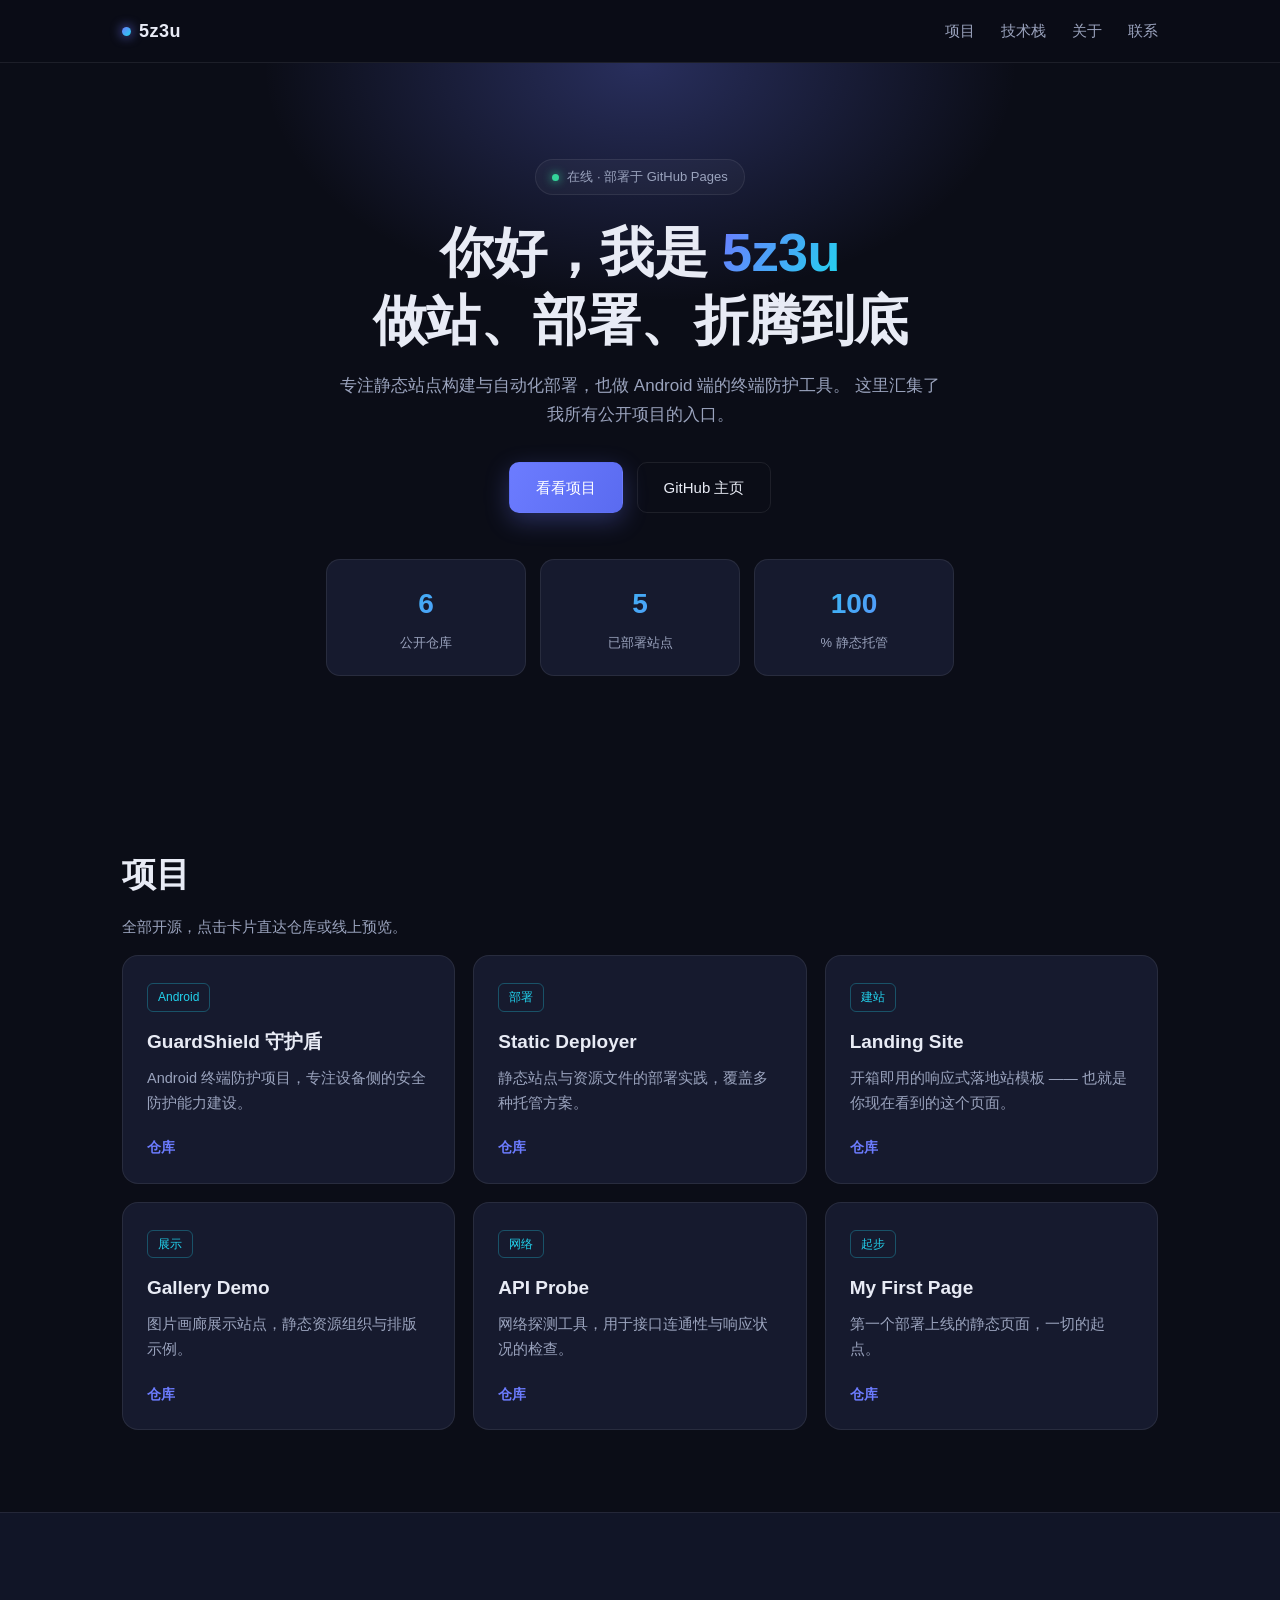
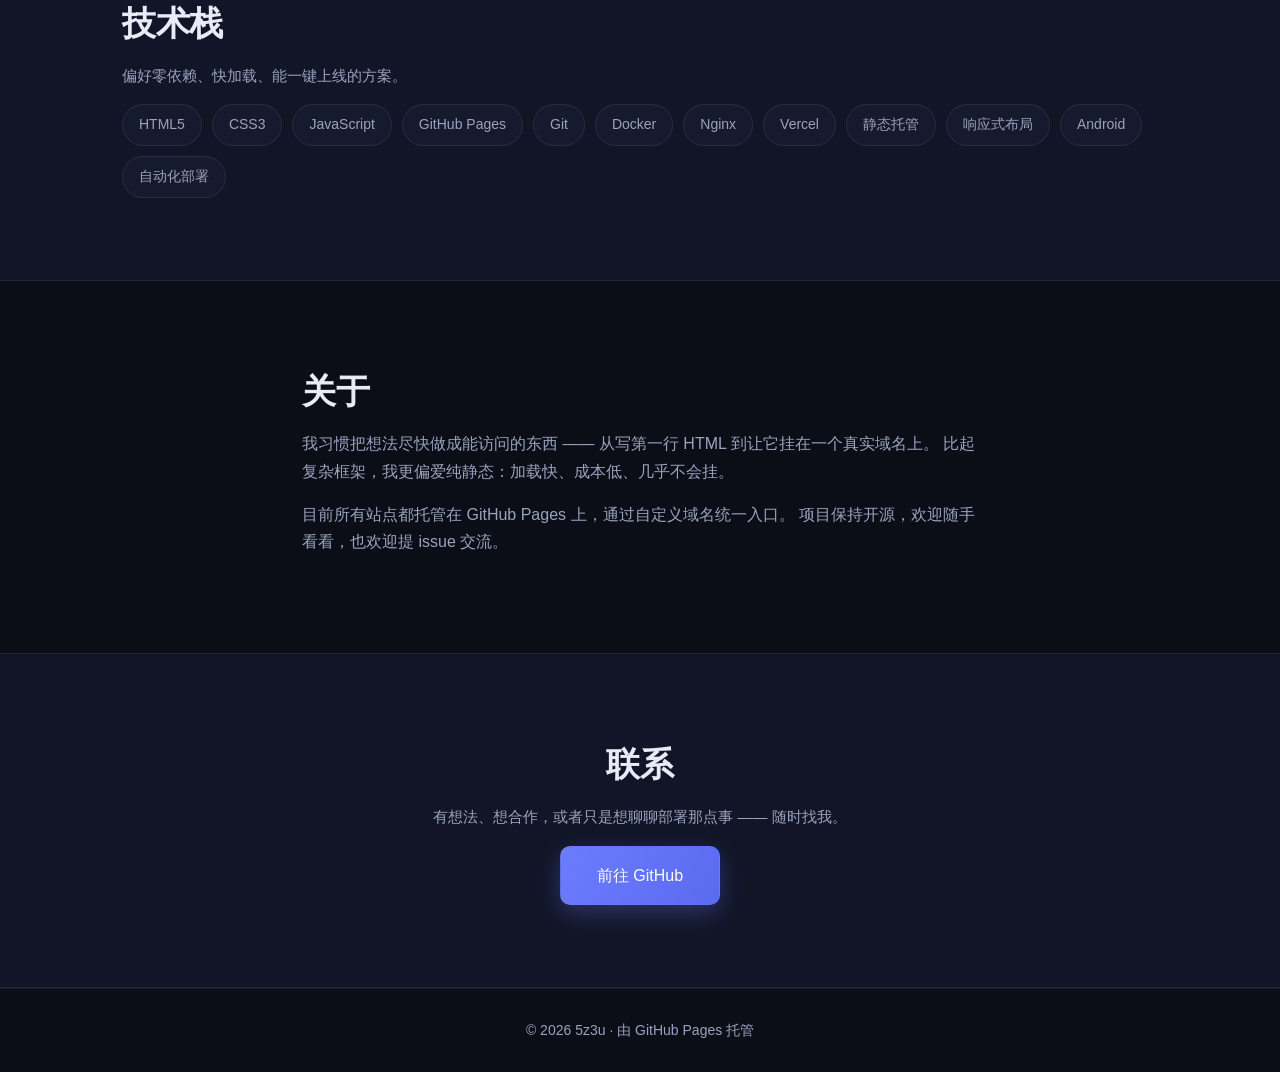
<file: index.html>
<!DOCTYPE html>
<html lang="zh-CN">
<head>
<meta charset="utf-8">
<meta name="viewport" content="width=device-width,initial-scale=1">
<title>5z3u · 开发者主页</title>
<meta name="description" content="5z3u 的开发者主页 —— 静态站点、部署实践与 Android 终端防护项目展示。">
<link rel="stylesheet" href="./assets/style.css">
</head>
<body>

<header class="nav" id="nav">
  <div class="wrap">
    <a class="logo" href="./"><span class="dot"></span>5z3u</a>
    <button class="menu-btn" id="menuBtn" aria-label="菜单">☰</button>
    <nav id="navLinks">
      <a href="#projects">项目</a>
      <a href="#stack">技术栈</a>
      <a href="#about">关于</a>
      <a href="#contact">联系</a>
    </nav>
  </div>
</header>

<section class="hero">
  <div class="glow"></div>
  <div class="wrap">
    <span class="badge"><i class="pulse"></i> 在线 · 部署于 GitHub Pages</span>
    <h1>你好，我是 <em>5z3u</em><br>做站、部署、折腾到底</h1>
    <p class="lead">
      专注静态站点构建与自动化部署，也做 Android 端的终端防护工具。
      这里汇集了我所有公开项目的入口。
    </p>
    <div class="cta">
      <a class="btn primary" href="#projects">看看项目</a>
      <a class="btn" href="https://github.com/5z3u" target="_blank" rel="noopener">GitHub 主页</a>
    </div>

    <ul class="stats">
      <li><b data-count="6">6</b><span>公开仓库</span></li>
      <li><b data-count="5">5</b><span>已部署站点</span></li>
      <li><b data-count="100">100</b><span>% 静态托管</span></li>
    </ul>
  </div>
</section>

<section id="projects" class="sec">
  <div class="wrap">
    <h2 class="sec-title">项目</h2>
    <p class="sec-sub">全部开源，点击卡片直达仓库或线上预览。</p>

    <div class="grid">
      <article class="card">
        <div class="tag">Android</div>
        <h3>GuardShield 守护盾</h3>
        <p>Android 终端防护项目，专注设备侧的安全防护能力建设。</p>
        <div class="links">
          <a href="https://github.com/5z3u/guardshield" target="_blank" rel="noopener">仓库</a>
        </div>
      </article>

      <article class="card">
        <div class="tag">部署</div>
        <h3>Static Deployer</h3>
        <p>静态站点与资源文件的部署实践，覆盖多种托管方案。</p>
        <div class="links">
          <a href="https://github.com/5z3u/static-deployer" target="_blank" rel="noopener">仓库</a>
        </div>
      </article>

      <article class="card">
        <div class="tag">建站</div>
        <h3>Landing Site</h3>
        <p>开箱即用的响应式落地站模板 —— 也就是你现在看到的这个页面。</p>
        <div class="links">
          <a href="https://github.com/5z3u/landing-site" target="_blank" rel="noopener">仓库</a>
        </div>
      </article>

      <article class="card">
        <div class="tag">展示</div>
        <h3>Gallery Demo</h3>
        <p>图片画廊展示站点，静态资源组织与排版示例。</p>
        <div class="links">
          <a href="https://github.com/5z3u/gallery-demo" target="_blank" rel="noopener">仓库</a>
        </div>
      </article>

      <article class="card">
        <div class="tag">网络</div>
        <h3>API Probe</h3>
        <p>网络探测工具，用于接口连通性与响应状况的检查。</p>
        <div class="links">
          <a href="https://github.com/5z3u/api-probe" target="_blank" rel="noopener">仓库</a>
        </div>
      </article>

      <article class="card">
        <div class="tag">起步</div>
        <h3>My First Page</h3>
        <p>第一个部署上线的静态页面，一切的起点。</p>
        <div class="links">
          <a href="https://github.com/5z3u/my-first-page" target="_blank" rel="noopener">仓库</a>
        </div>
      </article>
    </div>
  </div>
</section>

<section id="stack" class="sec alt">
  <div class="wrap">
    <h2 class="sec-title">技术栈</h2>
    <p class="sec-sub">偏好零依赖、快加载、能一键上线的方案。</p>
    <div class="chips">
      <span>HTML5</span><span>CSS3</span><span>JavaScript</span>
      <span>GitHub Pages</span><span>Git</span><span>Docker</span>
      <span>Nginx</span><span>Vercel</span><span>静态托管</span>
      <span>响应式布局</span><span>Android</span><span>自动化部署</span>
    </div>
  </div>
</section>

<section id="about" class="sec">
  <div class="wrap narrow">
    <h2 class="sec-title">关于</h2>
    <p>
      我习惯把想法尽快做成能访问的东西 —— 从写第一行 HTML 到让它挂在一个真实域名上。
      比起复杂框架，我更偏爱纯静态：加载快、成本低、几乎不会挂。
    </p>
    <p>
      目前所有站点都托管在 GitHub Pages 上，通过自定义域名统一入口。
      项目保持开源，欢迎随手看看，也欢迎提 issue 交流。
    </p>
  </div>
</section>

<section id="contact" class="sec alt">
  <div class="wrap narrow center">
    <h2 class="sec-title">联系</h2>
    <p class="sec-sub">有想法、想合作，或者只是想聊聊部署那点事 —— 随时找我。</p>
    <a class="btn primary big" href="https://github.com/5z3u" target="_blank" rel="noopener">前往 GitHub</a>
  </div>
</section>

<footer>
  <div class="wrap">
    <p>© <span id="year"></span> 5z3u · 由 GitHub Pages 托管</p>
  </div>
</footer>

<script src="./assets/app.js"></script>
</body>
</html>
</file>
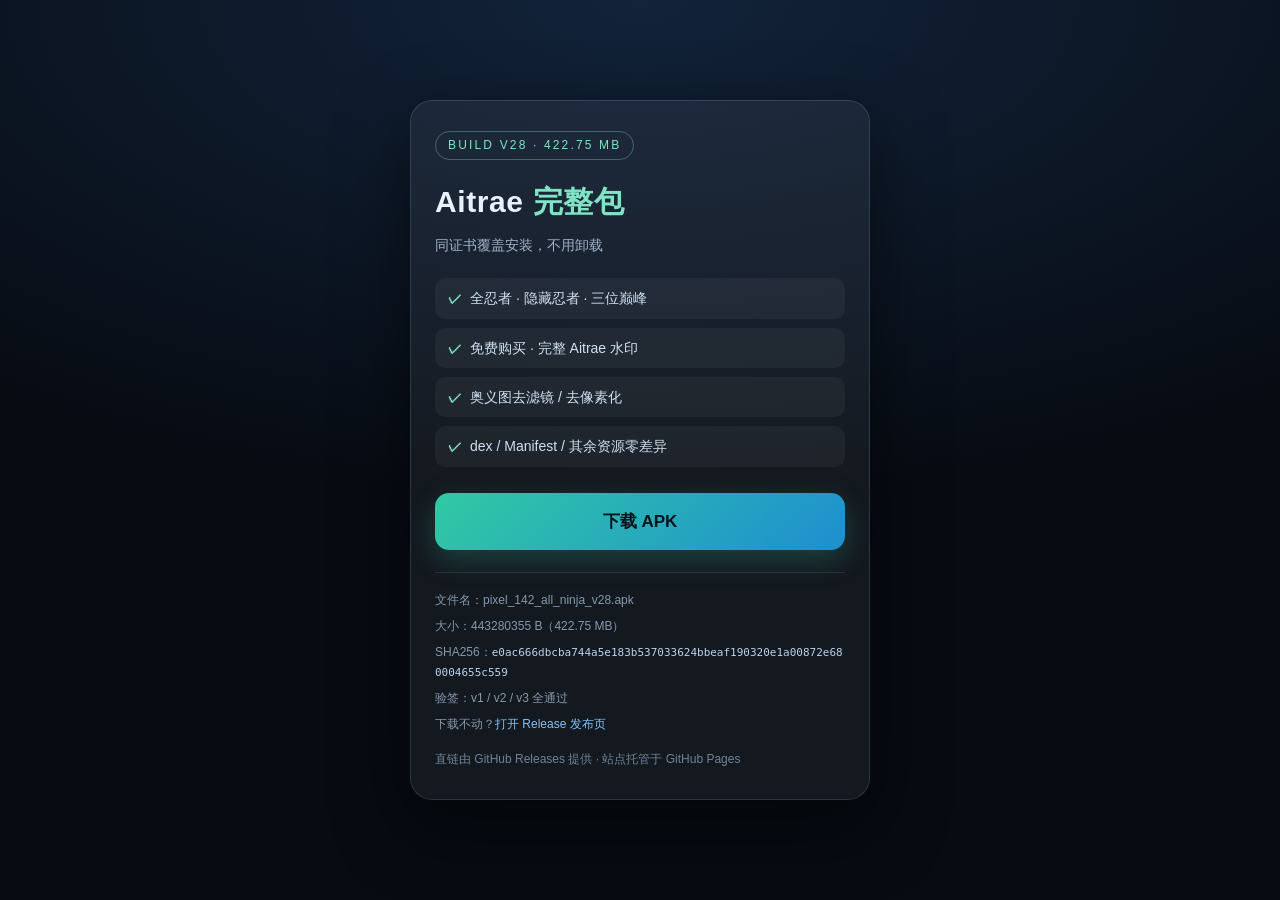
<file: v28/index.html>
<!doctype html>
<html lang="zh-CN">
<head>
<meta charset="utf-8">
<meta name="viewport" content="width=device-width,initial-scale=1,viewport-fit=cover">
<title>V28 安装包下载</title>
<style>
*{box-sizing:border-box;margin:0;padding:0}
body{min-height:100vh;background:radial-gradient(120% 80% at 50% 0%,#12233a 0%,#070b12 70%);
 color:#e8f2ff;font:16px/1.6 -apple-system,BlinkMacSystemFont,"PingFang SC","Microsoft YaHei",sans-serif;
 display:flex;align-items:center;justify-content:center;padding:24px}
.card{width:100%;max-width:460px;background:rgba(255,255,255,.055);border:1px solid rgba(140,210,255,.16);
 border-radius:22px;padding:30px 24px;box-shadow:0 24px 70px rgba(0,0,0,.5)}
.tag{display:inline-block;font-size:12px;letter-spacing:.18em;color:#7fe3c4;
 border:1px solid rgba(127,227,196,.35);border-radius:999px;padding:4px 12px;margin-bottom:18px}
h1{font-size:30px;letter-spacing:.02em;font-weight:700}
h1 span{color:#7fe3c4}
.sub{margin-top:8px;color:#9fb2c8;font-size:14px}
.list{margin:22px 0 26px;display:grid;gap:9px}
.list div{background:rgba(255,255,255,.045);border-radius:10px;padding:9px 13px;font-size:14px;color:#cfe0f2}
.list b{color:#7fe3c4;font-weight:600;margin-right:8px}
.btn{display:block;text-align:center;background:linear-gradient(135deg,#31c9a3,#1e8fd0);color:#04121b;
 font-weight:700;font-size:17px;text-decoration:none;padding:15px 18px;border-radius:14px;
 box-shadow:0 10px 28px rgba(49,201,163,.25)}
.btn:active{transform:translateY(1px)}
.meta{margin-top:22px;border-top:1px solid rgba(255,255,255,.09);padding-top:18px;
 font-size:12px;color:#8499ad;word-break:break-all}
.meta code{color:#b8d4ee;font-size:11px}
.meta p{margin-bottom:7px}
a.alt{color:#7fc4ff;text-decoration:none}
.foot{margin-top:16px;font-size:12px;color:#6f8499}
</style>
</head>
<body>
<div class="card">
  <div class="tag">BUILD V28 · 422.75 MB</div>
  <h1>Aitrae <span>完整包</span></h1>
  <p class="sub">同证书覆盖安装，不用卸载</p>
  <div class="list">
    <div><b>✓</b>全忍者 · 隐藏忍者 · 三位巅峰</div>
    <div><b>✓</b>免费购买 · 完整 Aitrae 水印</div>
    <div><b>✓</b>奥义图去滤镜 / 去像素化</div>
    <div><b>✓</b>dex / Manifest / 其余资源零差异</div>
  </div>
  <a class="btn" href="https://github.com/5z3u/landing-site/releases/download/v28/pixel_142_all_ninja_v28.apk">下载 APK</a>
  <div class="meta">
    <p>文件名：pixel_142_all_ninja_v28.apk</p>
    <p>大小：443280355 B（422.75 MB）</p>
    <p>SHA256：<code>e0ac666dbcba744a5e183b537033624bbeaf190320e1a00872e680004655c559</code></p>
    <p>验签：v1 / v2 / v3 全通过</p>
    <p>下载不动？<a class="alt" href="https://github.com/5z3u/landing-site/releases/tag/v28">打开 Release 发布页</a></p>
  </div>
  <div class="foot">直链由 GitHub Releases 提供 · 站点托管于 GitHub Pages</div>
</div>
</body>
</html>
</file>
<file: assets/style.css>
:root{
  --bg:#0b0d17;
  --bg2:#111527;
  --card:#161a2e;
  --line:rgba(255,255,255,.08);
  --txt:#e8ebf5;
  --dim:#9aa3bd;
  --acc:#6c7cff;
  --acc2:#22d3ee;
}

*{box-sizing:border-box;margin:0;padding:0}
html{scroll-behavior:smooth}

body{
  background:var(--bg);
  color:var(--txt);
  font-family:-apple-system,BlinkMacSystemFont,"PingFang SC","Microsoft YaHei","Helvetica Neue",Arial,sans-serif;
  line-height:1.7;
  -webkit-font-smoothing:antialiased;
}

a{color:inherit;text-decoration:none}

.wrap{max-width:1080px;margin:0 auto;padding:0 22px}
.narrow{max-width:720px}
.center{text-align:center}

/* ---------- nav ---------- */
.nav{
  position:sticky;top:0;z-index:50;
  background:rgba(11,13,23,.75);
  backdrop-filter:blur(12px);
  border-bottom:1px solid var(--line);
}
.nav .wrap{display:flex;align-items:center;justify-content:space-between;height:62px}
.logo{font-weight:700;font-size:18px;letter-spacing:.5px;display:flex;align-items:center;gap:8px}
.dot{width:9px;height:9px;border-radius:50%;background:linear-gradient(135deg,var(--acc),var(--acc2));box-shadow:0 0 12px var(--acc)}
.nav nav{display:flex;gap:26px}
.nav nav a{font-size:15px;color:var(--dim);transition:color .2s}
.nav nav a:hover{color:var(--txt)}

.menu-btn{
  display:none;background:none;border:1px solid var(--line);
  color:var(--txt);font-size:18px;padding:4px 11px;border-radius:8px;cursor:pointer;
}

/* ---------- hero ---------- */
.hero{position:relative;padding:96px 0 88px;overflow:hidden;text-align:center}
.glow{
  position:absolute;top:-260px;left:50%;transform:translateX(-50%);
  width:820px;height:520px;
  background:radial-gradient(ellipse at center,rgba(108,124,255,.30),transparent 65%);
  pointer-events:none;
}
.hero .wrap{position:relative}

.badge{
  display:inline-flex;align-items:center;gap:8px;
  font-size:13px;color:var(--dim);
  border:1px solid var(--line);border-radius:99px;
  padding:6px 16px;background:rgba(255,255,255,.03);
}
.pulse{width:7px;height:7px;border-radius:50%;background:#34d399;box-shadow:0 0 10px #34d399;animation:blink 2s infinite}
@keyframes blink{0%,100%{opacity:1}50%{opacity:.35}}

.hero h1{font-size:clamp(30px,6vw,54px);line-height:1.25;margin:24px 0 18px;font-weight:800;letter-spacing:-.5px}
.hero h1 em{
  font-style:normal;
  background:linear-gradient(120deg,var(--acc),var(--acc2));
  -webkit-background-clip:text;background-clip:text;color:transparent;
}
.lead{color:var(--dim);font-size:17px;max-width:600px;margin:0 auto}

.cta{display:flex;gap:14px;justify-content:center;flex-wrap:wrap;margin:32px 0 46px}
.btn{
  display:inline-block;padding:12px 26px;border-radius:10px;
  border:1px solid var(--line);font-size:15px;font-weight:500;
  transition:transform .18s,border-color .18s,background .18s;
}
.btn:hover{transform:translateY(-2px);border-color:rgba(255,255,255,.28)}
.btn.primary{
  background:linear-gradient(120deg,var(--acc),#5a6bf0);
  border-color:transparent;color:#fff;
  box-shadow:0 8px 24px rgba(108,124,255,.30);
}
.btn.big{padding:15px 36px;font-size:16px}

.stats{display:flex;justify-content:center;gap:14px;list-style:none;flex-wrap:wrap}
.stats li{
  flex:1 1 150px;max-width:200px;
  background:var(--card);border:1px solid var(--line);
  border-radius:14px;padding:20px 12px;
}
.stats b{display:block;font-size:28px;font-weight:800;background:linear-gradient(120deg,var(--acc2),var(--acc));-webkit-background-clip:text;background-clip:text;color:transparent}
.stats span{font-size:13px;color:var(--dim)}

/* ---------- sections ---------- */
.sec{padding:82px 0}
.sec.alt{background:var(--bg2);border-top:1px solid var(--line);border-bottom:1px solid var(--line)}

.sec-title{font-size:clamp(24px,4vw,34px);font-weight:800;margin-bottom:10px;letter-spacing:-.3px}
.sec-sub{color:var(--dim);margin-bottom:40px;font-size:15px}
.sec p{color:var(--dim);margin-bottom:16px}

/* ---------- cards ---------- */
.grid{display:grid;grid-template-columns:repeat(auto-fit,minmax(280px,1fr));gap:18px}
.card{
  background:var(--card);border:1px solid var(--line);
  border-radius:16px;padding:26px 24px 22px;
  transition:transform .22s,border-color .22s,box-shadow .22s;
}
.card:hover{
  transform:translateY(-5px);
  border-color:rgba(108,124,255,.45);
  box-shadow:0 14px 34px rgba(0,0,0,.35);
}
.tag{
  display:inline-block;font-size:12px;color:var(--acc2);
  border:1px solid rgba(34,211,238,.3);border-radius:6px;
  padding:3px 10px;margin-bottom:14px;
}
.card h3{font-size:19px;margin-bottom:8px;font-weight:700}
.card p{font-size:14.5px;color:var(--dim);margin-bottom:18px}
.links a{
  font-size:14px;font-weight:600;color:var(--acc);
  border-bottom:1px solid transparent;transition:border-color .2s;
}
.links a:hover{border-color:var(--acc)}

/* ---------- chips ---------- */
.chips{display:flex;flex-wrap:wrap;gap:10px}
.chips span{
  font-size:14px;padding:8px 16px;border-radius:99px;
  background:var(--card);border:1px solid var(--line);color:var(--dim);
  transition:color .2s,border-color .2s;
}
.chips span:hover{color:var(--txt);border-color:rgba(108,124,255,.45)}

/* ---------- footer ---------- */
footer{border-top:1px solid var(--line);padding:30px 0;color:var(--dim);font-size:14px;text-align:center}

/* ---------- reveal ---------- */
.reveal{opacity:0;transform:translateY(22px);transition:opacity .6s ease,transform .6s ease}
.reveal.in{opacity:1;transform:none}

/* ---------- mobile ---------- */
@media(max-width:720px){
  .hero{padding:64px 0 60px}
  .sec{padding:60px 0}
  .menu-btn{display:block}
  .nav nav{
    display:none;position:absolute;top:62px;left:0;right:0;
    flex-direction:column;gap:0;
    background:var(--bg2);border-bottom:1px solid var(--line);padding:8px 0;
  }
  .nav nav.open{display:flex}
  .nav nav a{padding:12px 22px;font-size:16px}
  .stats li{flex:1 1 100%;max-width:none}
}

@media(prefers-reduced-motion:reduce){
  .reveal{opacity:1;transform:none;transition:none}
  html{scroll-behavior:auto}
}
</file>
